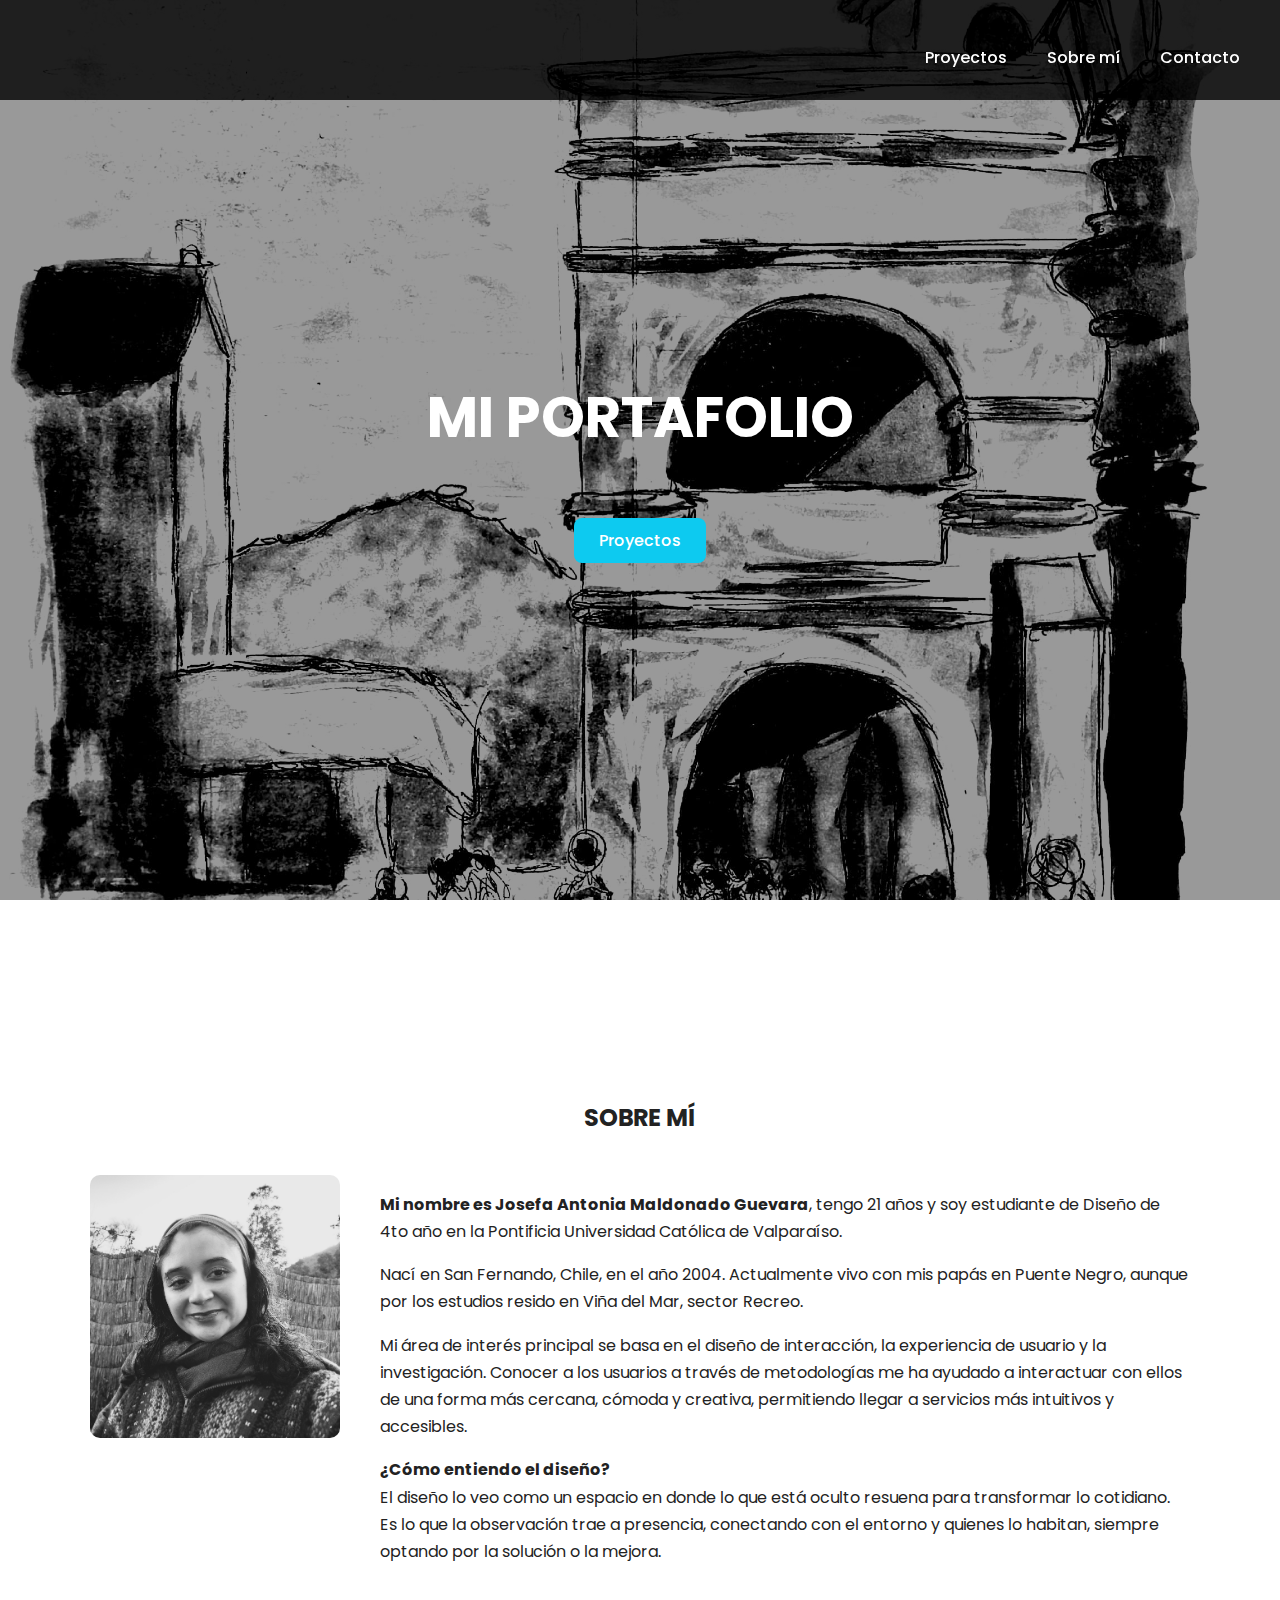
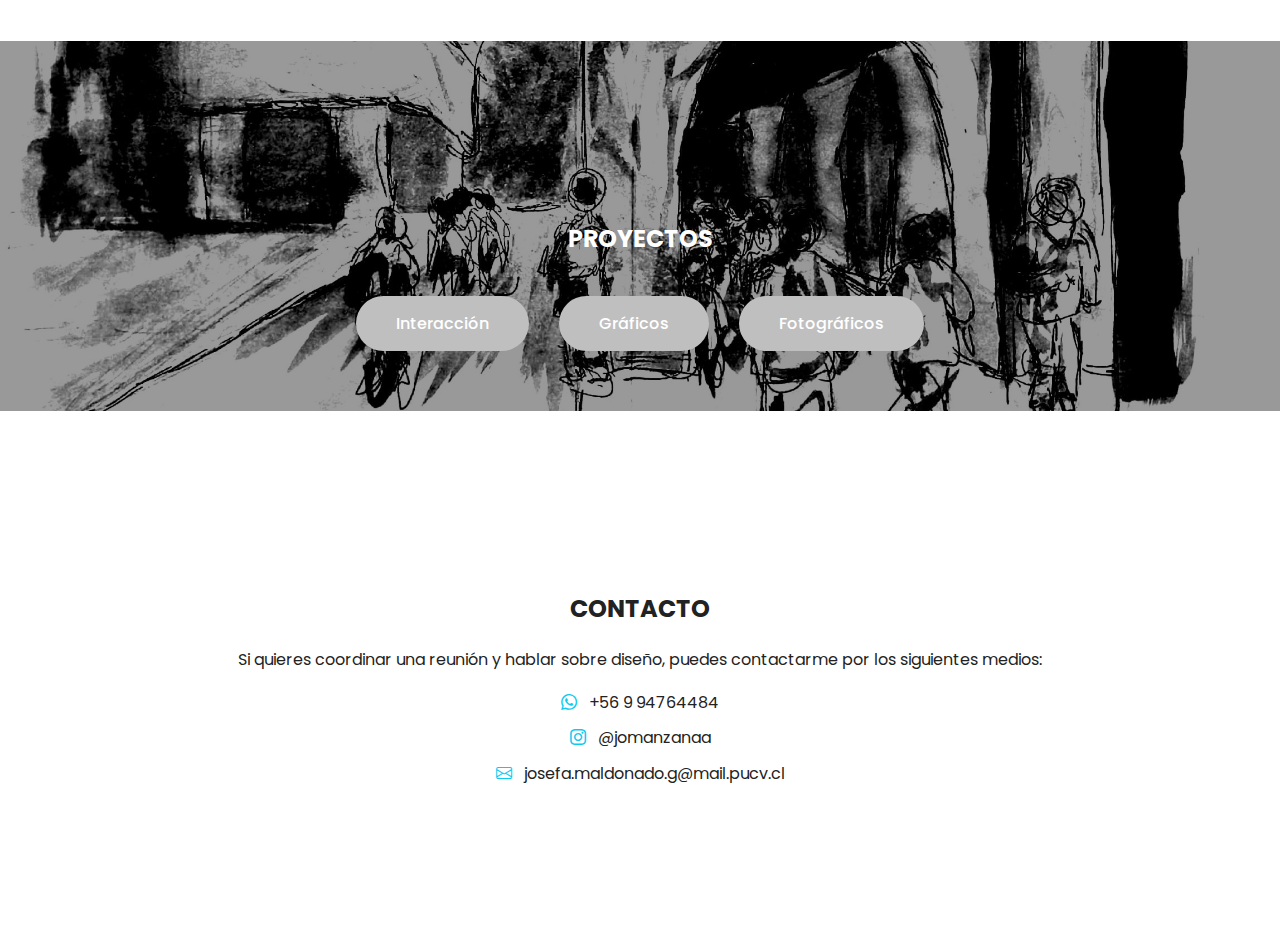
<file: PROYECTO FINAL/index.html>
<html>
<head>
  <meta charset="UTF-8">
  <meta name="viewport" content="width=device-width, initial-scale=1.0">
  <title>Portafolio — Josefa Maldonado</title>
  <link href="https://cdn.jsdelivr.net/npm/bootstrap-icons@1.11.1/font/bootstrap-icons.css" rel="stylesheet">
  <link href="https://fonts.googleapis.com/css2?family=Poppins:wght@300;400;500;700&display=swap" rel="stylesheet">
  <link rel="stylesheet" href="style.css">
</head>  
 <header>
    <nav class="navbar">
      <ul>
        <li><a href="#proyectos">Proyectos</a></li>
        <li><a href="#sobre-mi">Sobre mí</a></li>
        <li><a href="#contacto">Contacto</a></li>
      </ul>
    </nav>
  </header>
  <section id="hero">  
    <div class="hero-content">
      <h1>MI PORTAFOLIO</h1>
      <a href="#proyectos" class="btn-principal">Proyectos</a>
    </div>
  </section>
  <section id="sobre-mi">
    <div class="container">
      <h2>SOBRE MÍ</h2>
      <div class="sobre-mi-content">
        <img src="Foto figma.jpg" alt="Foto figma.jpg">
  <div class="texto">
          <p><strong>Mi nombre es Josefa Antonia Maldonado Guevara</strong>, tengo 21 años y soy estudiante de Diseño de 4to año en la Pontificia Universidad Católica de Valparaíso.</p>
          <p>Nací en San Fernando, Chile, en el año 2004. Actualmente vivo con mis papás en Puente Negro, aunque por los estudios resido en Viña del Mar, sector Recreo.</p>
          <p>Mi área de interés principal se basa en el diseño de interacción, la experiencia de usuario y la investigación. Conocer a los usuarios a través de metodologías me ha ayudado a interactuar con ellos de una forma más cercana, cómoda y creativa, permitiendo llegar a servicios más intuitivos y accesibles.</p>
          <p><strong>¿Cómo entiendo el diseño?</strong><br>
          El diseño lo veo como un espacio en donde lo que está oculto resuena para transformar lo cotidiano. Es lo que la observación trae a presencia, conectando con el entorno y quienes lo habitan, siempre optando por la solución o la mejora.</p>
        </div>
      </div>
    </div>
  </section>
   <section id="proyectos">
    <div class="container text-center">
     <h2 class="titulo-proyectos">PROYECTOS</h2>
      <div class="proyectos-grid">
        <a href="index4.html" class="proyecto">Interacción</a>
        <a href="index2.html" class="proyecto">Gráficos</a>
        <a href="index3.html" class="proyecto">Fotográficos</a>
      </div>
    </div>
  </section>
  <section id="contacto">
    <div class="container text-center">
      <h2>CONTACTO</h2>
      <p>Si quieres coordinar una reunión y hablar sobre diseño, puedes contactarme por los siguientes medios:</p>
      <div class="contacto-info">
        <p><i class="bi bi-whatsapp"></i> +56 9 94764484</p>
        <p><i class="bi bi-instagram"></i> @jomanzanaa</p>
        <p><i class="bi bi-envelope"></i> josefa.maldonado.g@mail.pucv.cl</p>
      </div>
    </div>
  </section>
  </body>
</html>
</file>
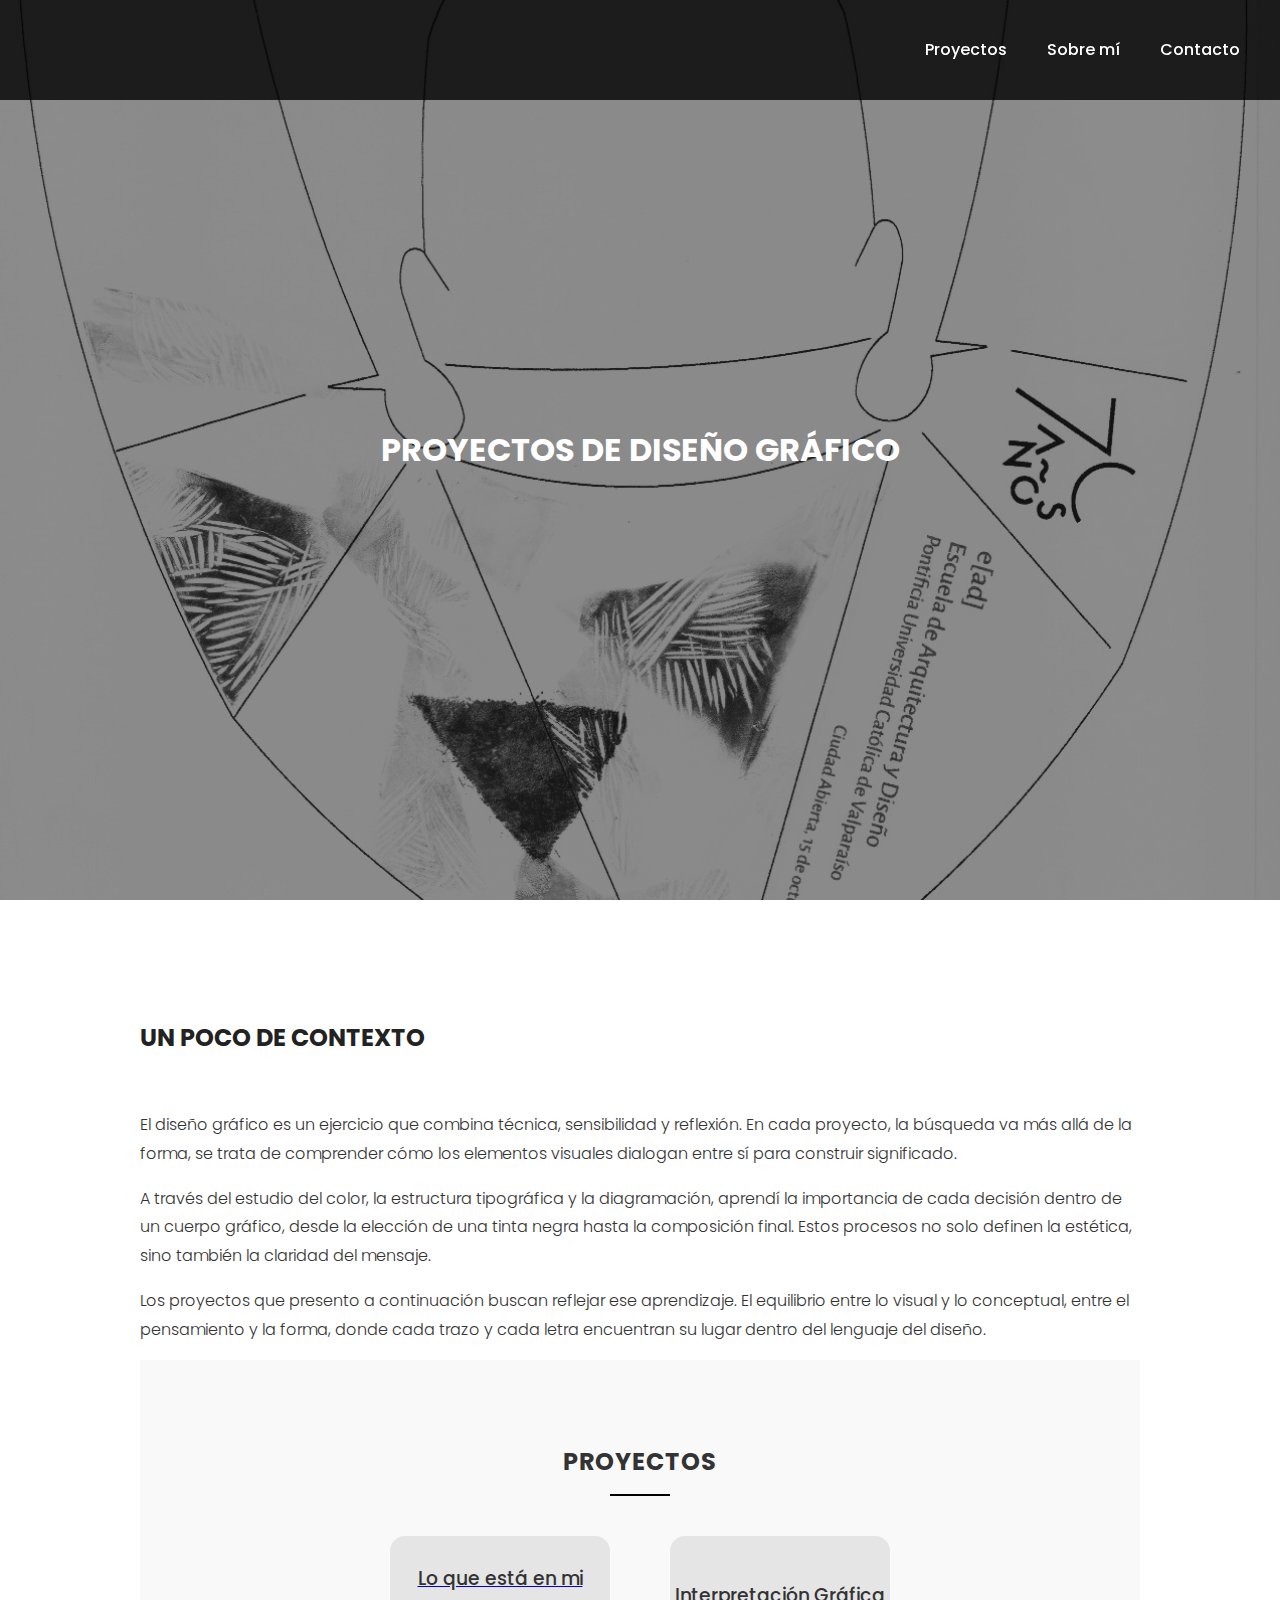
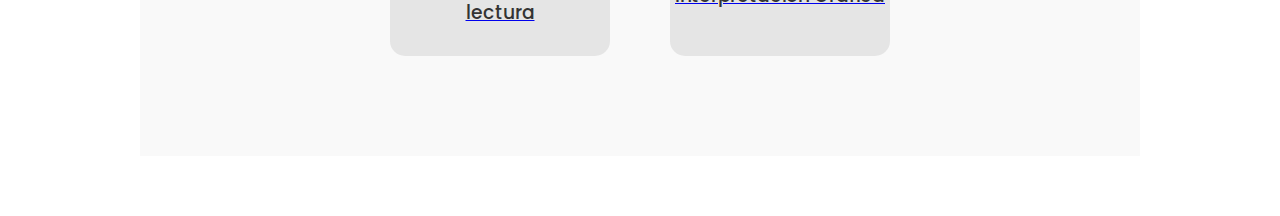
<file: PROYECTO FINAL/index2.html>
<html>
<head>
  <meta charset="UTF-8">
  <meta name="viewport" content="width=device-width, initial-scale=1.0">
  <title>Proyecto de diseño gráfico— Josefa Maldonado</title>
  <link href="https://cdn.jsdelivr.net/npm/bootstrap-icons@1.11.1/font/bootstrap-icons.css" rel="stylesheet">
  <link href="https://fonts.googleapis.com/css2?family=Poppins:wght@300;400;500;700&display=swap" rel="stylesheet">
  <link rel="stylesheet" href="style3.css">
</head>  
 <header>
    <nav class="navbar">
      <ul>
        <li><a href="#proyectos">Proyectos</a></li>
        <li><a href="index.html">Sobre mí</a></li>
        <li><a href="index.html">Contacto</a></li>
      </ul>
    </nav>
  </header>
   <section id="hero" class="hero-PDG">
  <div class="hero-content">
    <h1>PROYECTOS DE DISEÑO GRÁFICO</h1>
  </div>
</section>
    <div class="container">
      <h2>UN POCO DE CONTEXTO</h2>
      <section class="descripcion">
    <p>El diseño gráfico es un ejercicio que combina técnica, sensibilidad y reflexión. En cada proyecto, la búsqueda va más allá de la forma, se trata de comprender cómo los elementos visuales dialogan entre sí para construir significado.</p>
    <p>A través del estudio del color, la estructura tipográfica y la diagramación, aprendí la importancia de cada decisión dentro de un cuerpo gráfico, desde la elección de una tinta negra hasta la composición final. Estos procesos no solo definen la estética, sino también la claridad del mensaje.
</p>
<p>Los proyectos que presento a continuación buscan reflejar ese aprendizaje. El equilibrio entre lo visual y lo conceptual, entre el pensamiento y la forma, donde cada trazo y cada letra encuentran su lugar dentro del lenguaje del diseño.</p>
<section class="proyectos" id="proyectos">

    <h2>PROYECTOS</h2>
  <div class="linea"></div>
  <div class="contenedor-proyectos">
    <a href="milec.html" class="tarjeta">
      <h3>Lo que está en mi lectura</h3>
    </a>
    <a href="interpre.html" class="tarjeta">
      <h3>Interpretación Gráfica</h3>
    </a>
  </div>
</section>
</file>
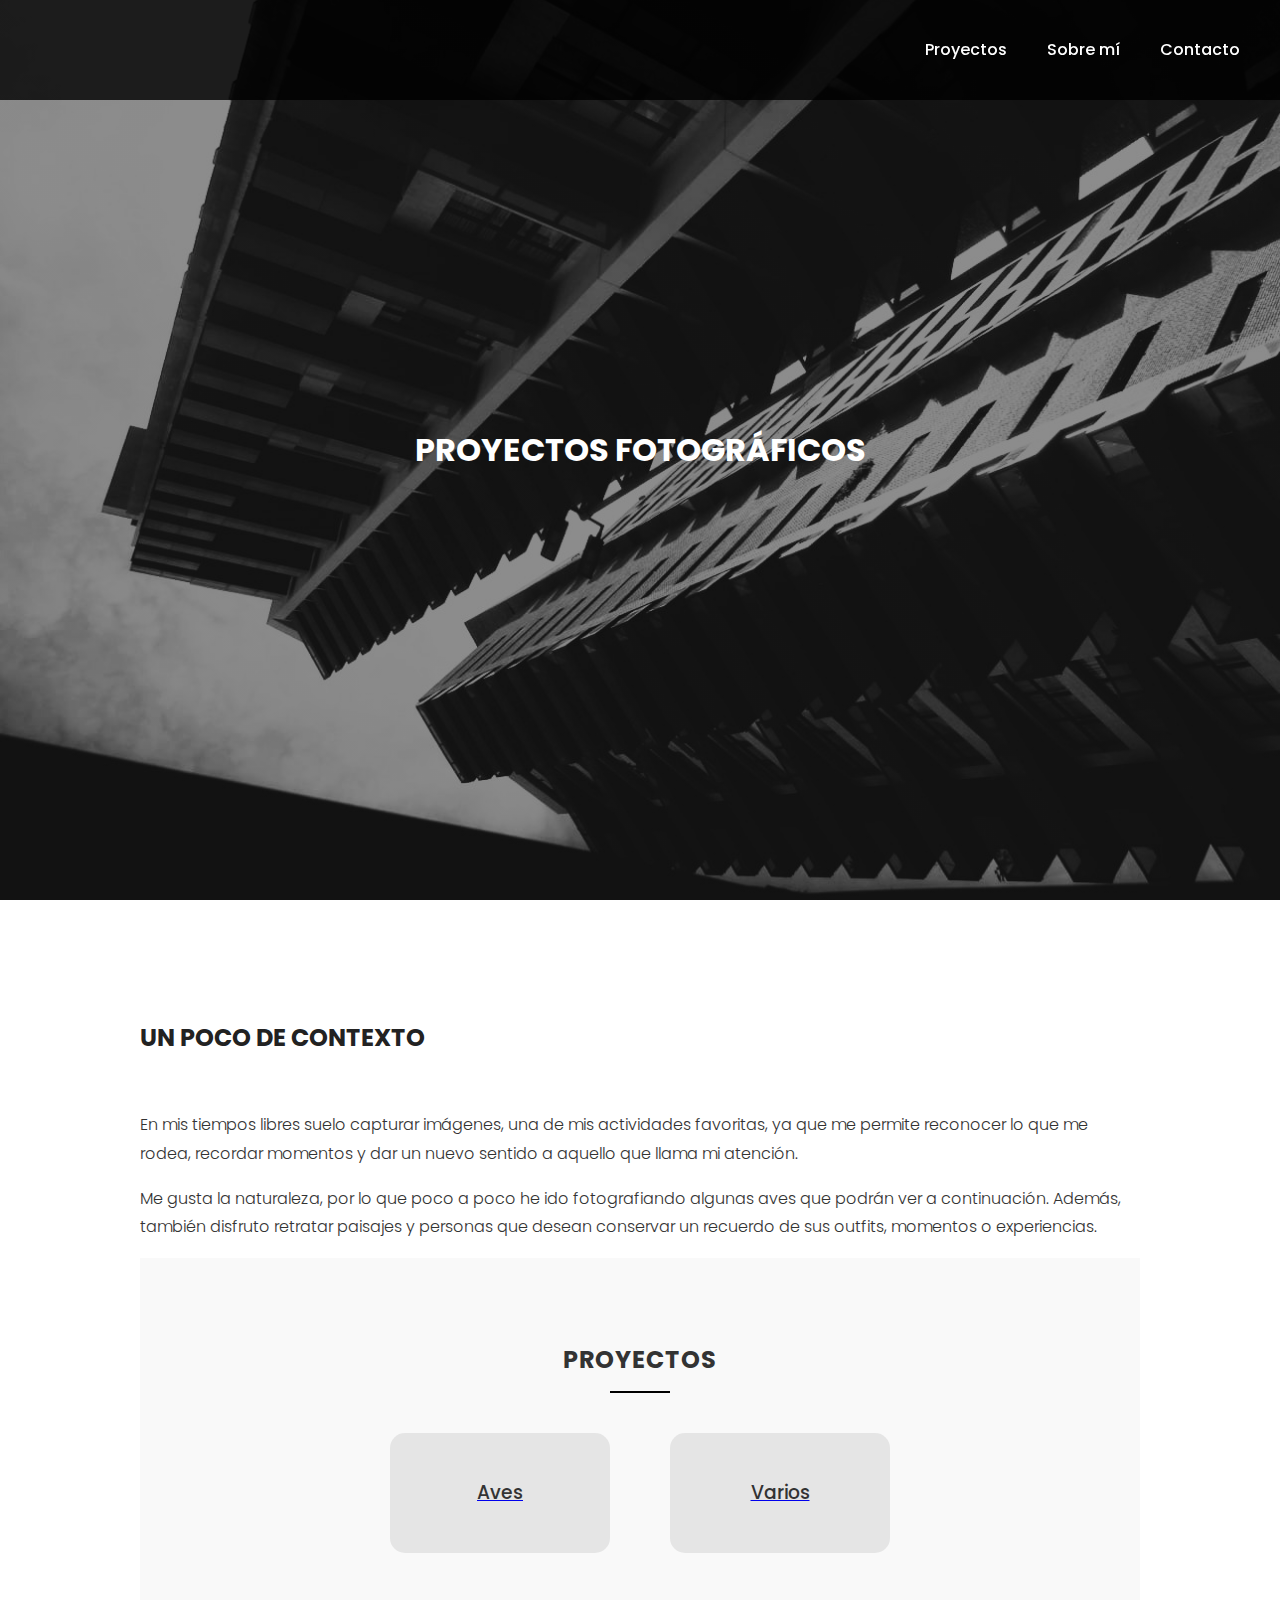
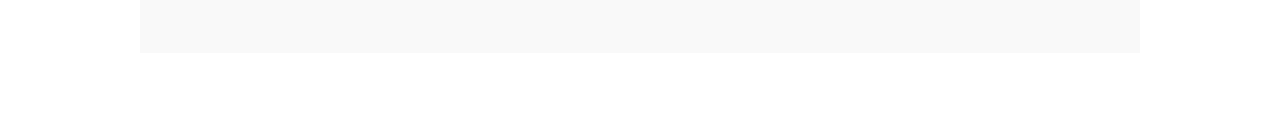
<file: PROYECTO FINAL/index3.html>
<html>
<head>
  <meta charset="UTF-8">
  <meta name="viewport" content="width=device-width, initial-scale=1.0">
  <title>Proyecto fotográfico— Josefa Maldonado</title>
  <link href="https://cdn.jsdelivr.net/npm/bootstrap-icons@1.11.1/font/bootstrap-icons.css" rel="stylesheet">
  <link href="https://fonts.googleapis.com/css2?family=Poppins:wght@300;400;500;700&display=swap" rel="stylesheet">
  <link rel="stylesheet" href="style4.css">
</head>  
 <header>
    <nav class="navbar">
      <ul>
        <li><a href="#proyectos">Proyectos</a></li>
        <li><a href="index.html">Sobre mí</a></li>
        <li><a href="index.html">Contacto</a></li>
      </ul>
    </nav>
  </header>
   <section id="hero" class="hero-PF">
  <div class="hero-content">
    <h1>PROYECTOS FOTOGRÁFICOS</h1>
  </div>
</section>
    <div class="container">
      <h2>UN POCO DE CONTEXTO</h2>
      <section class="descripcion">
    <p>En mis tiempos libres suelo capturar imágenes, una de mis actividades favoritas, ya que me permite reconocer lo que me rodea, recordar momentos y dar un nuevo sentido a aquello que llama mi atención.</p>
    <p>Me gusta la naturaleza, por lo que poco a poco he ido fotografiando algunas aves que podrán ver a continuación. Además, también disfruto retratar paisajes y personas que desean conservar un recuerdo de sus outfits, momentos o experiencias.
</p>
<section class="proyectos" id="proyectos">
  <h2>PROYECTOS</h2>
  <div class="linea"></div>

  <div class="contenedor-proyectos">
    <a href="aves.html" class="tarjeta">
      <h3>Aves</h3>
    </a>
    <a href="paisajes.html" class="tarjeta">
      <h3>Varios</h3>
    </a>
  </div>
</section>
</file>
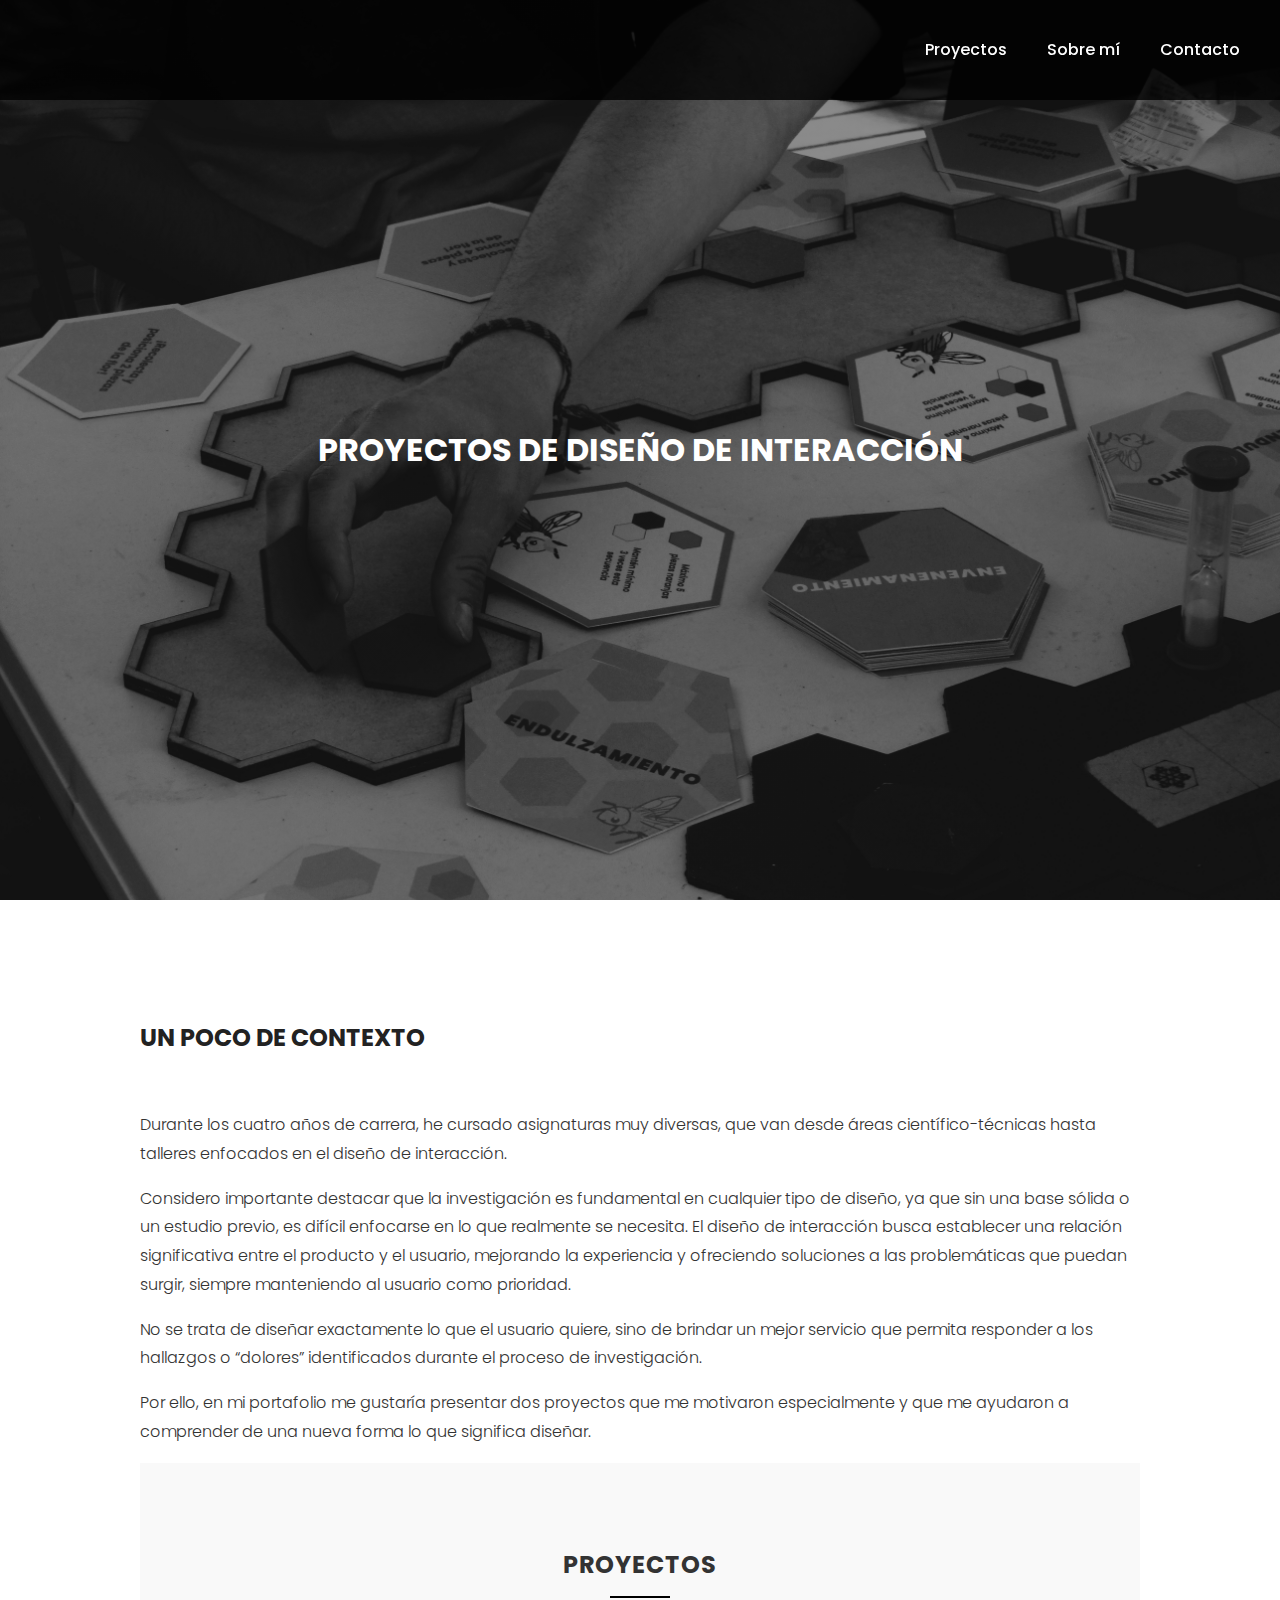
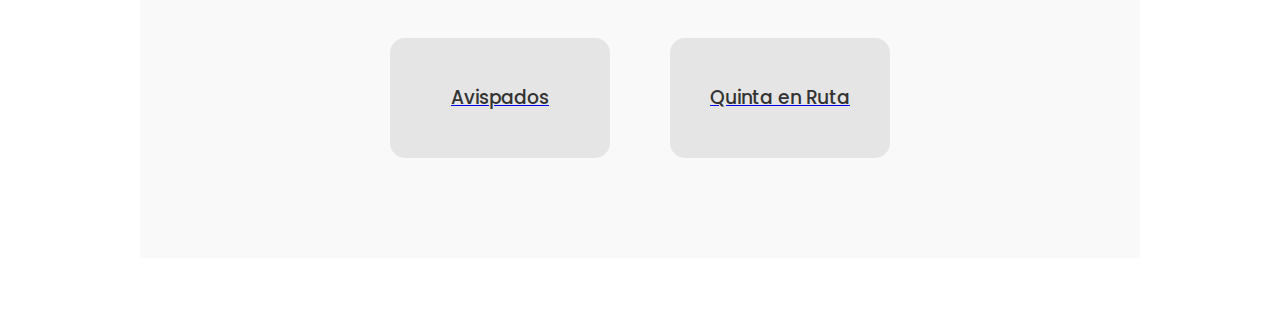
<file: PROYECTO FINAL/index4.html>
<html>
<head>
  <meta charset="UTF-8">
  <meta name="viewport" content="width=device-width, initial-scale=1.0">
  <title>Proyecto de diseño de interacción— Josefa Maldonado</title>
  <link href="https://cdn.jsdelivr.net/npm/bootstrap-icons@1.11.1/font/bootstrap-icons.css" rel="stylesheet">
  <link href="https://fonts.googleapis.com/css2?family=Poppins:wght@300;400;500;700&display=swap" rel="stylesheet">
  <link rel="stylesheet" href="style2.css">
</head>  
 <header>
    <nav class="navbar">
      <ul>
        <li><a href="#proyectos">Proyectos</a></li>
        <li><a href="index.html">Sobre mí</a></li>
        <li><a href="index.html">Contacto</a></li>
      </ul>
    </nav>
  </header>
  <section id="hero" class="hero-PDI">
  <div class="hero-content">
    <h1>PROYECTOS DE DISEÑO DE INTERACCIÓN</h1>
  </div>
</section>
    <div class="container">
      <h2>UN POCO DE CONTEXTO</h2>
      <section class="descripcion">
    <p>Durante los cuatro años de carrera, he cursado asignaturas muy diversas, que van desde áreas científico-técnicas hasta talleres enfocados en el diseño de interacción.</p>
    <p>Considero importante destacar que la investigación es fundamental en cualquier tipo de diseño, ya que sin una base sólida o un estudio previo, es difícil enfocarse en lo que realmente se necesita. El diseño de interacción busca establecer una relación significativa entre el producto y el usuario, mejorando la experiencia y ofreciendo soluciones a las problemáticas que puedan surgir, siempre manteniendo al usuario como prioridad.
</p>
<p>No se trata de diseñar exactamente lo que el usuario quiere, sino de brindar un mejor servicio que permita responder a los hallazgos o “dolores” identificados durante el proceso de investigación.</p>
<p>Por ello, en mi portafolio me gustaría presentar dos proyectos que me motivaron especialmente y que me ayudaron a comprender de una nueva forma lo que significa diseñar.</p>
<section class="proyectos" id="proyectos">
    
   <h2>PROYECTOS</h2>
 <div class="linea"></div>
 <div class="contenedor-proyectos">
  <a href="avispa.html" class="tarjeta">
      <h3>Avispados</h3>
  </a>
  <a href="quinta.html" class="tarjeta">
      <h3>Quinta en Ruta</h3>
  </a>
    </div>
  </section>
</body>
</html>
</file>
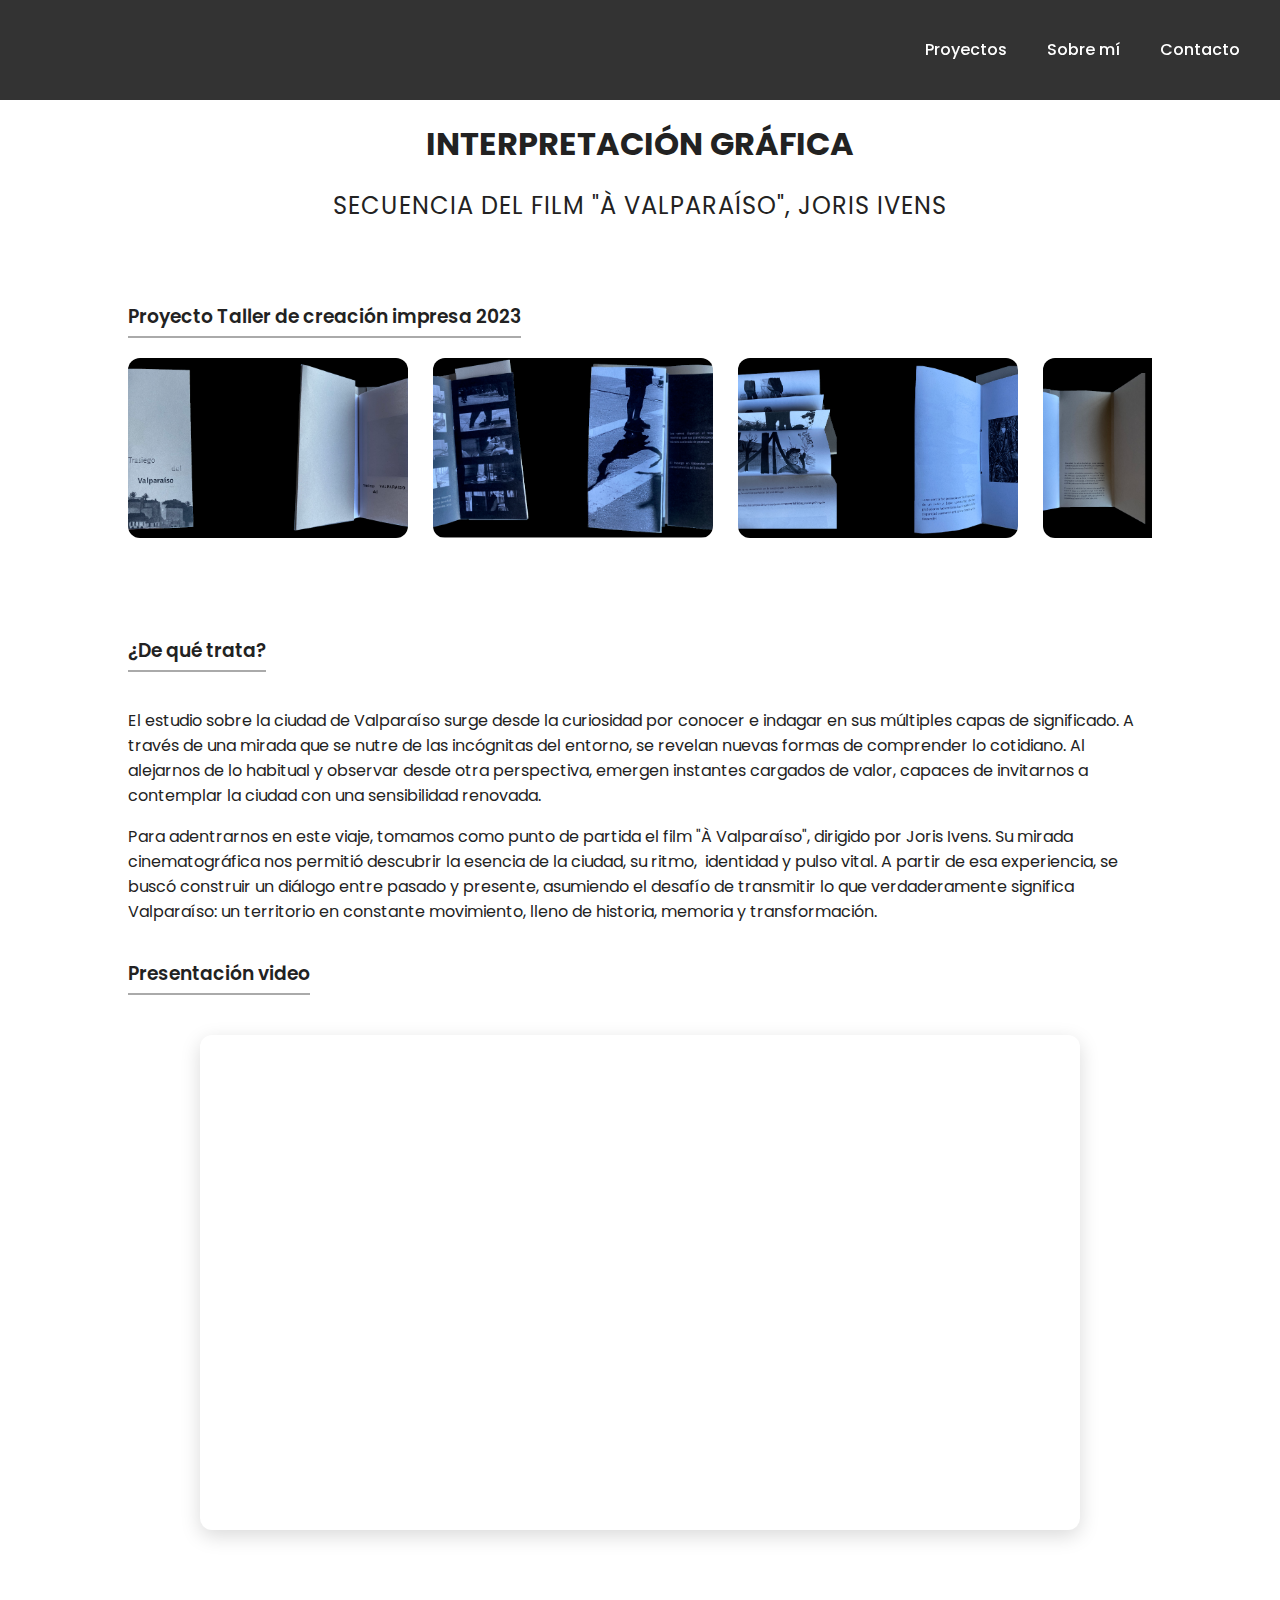
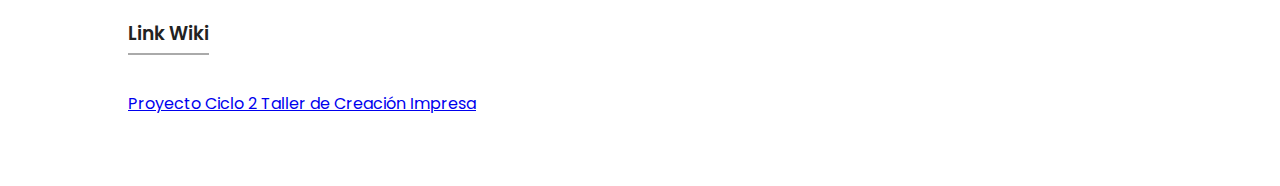
<file: PROYECTO FINAL/interpre.html>
<html lang="es">
<head>
  <meta charset="UTF-8">
  <meta name="viewport" content="width=device-width, initial-scale=1.0">
  <title>Interpretación gráfica — Josefa Maldonado</title>
  <link href="https://cdn.jsdelivr.net/npm/bootstrap-icons@1.11.1/font/bootstrap-icons.css" rel="stylesheet">
  <link href="https://fonts.googleapis.com/css2?family=Poppins:wght@300;400;600;700&display=swap" rel="stylesheet">
  <link rel="stylesheet" href="style7.css">
</head>
<body>
  <header>
    <nav class="navbar">
      <ul>
        <li><a href="index.html">Proyectos</a></li>
        <li><a href="index.html">Sobre mí</a></li>
        <li><a href="index.html">Contacto</a></li>
      </ul>
    </nav>
  </header>
  <main class="galeria">
    <h1>INTERPRETACIÓN GRÁFICA</h1>
    <h2>SECUENCIA DEL FILM "À VALPARAÍSO", JORIS IVENS</h2>
    <section class="categoria scroll-horizontal">
      <h3>Proyecto Taller de creación impresa 2023</h3>
      <div class="imagenes">
        <img src="tci2023.png" alt="Proyecto Taller de creación impresa 2023">
        <img src="tci20232.png" alt="Proyecto Taller de creación impresa 2023">
        <img src="tci20233.png" alt="Proyecto Taller de creación impresa 2023">
        <img src="tci20234.png" alt="Proyecto Taller de creación impresa 2023">
      </div>
    </section>
    <section class="categoria">
      <h3>¿De qué trata?</h3>
      <p>El estudio sobre la ciudad de Valparaíso surge desde la curiosidad por conocer e indagar en sus múltiples capas de significado. A través de una mirada que se nutre de las incógnitas del entorno, se revelan nuevas formas de comprender lo cotidiano. Al alejarnos de lo habitual y observar desde otra perspectiva, emergen instantes cargados de valor, capaces de invitarnos a contemplar la ciudad con una sensibilidad renovada.</p>
      <p>Para adentrarnos en este viaje, tomamos como punto de partida el film "À Valparaíso", dirigido por Joris Ivens. Su mirada cinematográfica nos permitió descubrir la esencia de la ciudad, su ritmo,  identidad y pulso vital. A partir de esa experiencia, se buscó construir un diálogo entre pasado y presente, asumiendo el desafío de transmitir lo que verdaderamente significa Valparaíso: un territorio en constante movimiento, lleno de historia, memoria y transformación.</p>
    <section class="categoria">
      <h3>Presentación video</h3>
  <div class="video-wrapper">
    <div class="video-responsive">
      <iframe
       src="https://www.youtube.com/embed/FgoQR1CghXw?rel=0&showinfo=0"
        title="Presentación — À Valparaíso"
        frameborder="0"
        allow="accelerometer; autoplay; clipboard-write; encrypted-media; gyroscope; picture-in-picture"
        allowfullscreen
        loading="lazy">
      </iframe>
    </div>
  </div>
</section>
  <section class="categoria">
      <h3>Link Wiki</h3>
  <p><a href="https://wiki.ead.pucv.cl/C2:_TCI_2023_Maldonado_Josefa_-_Interpretaci%C3%B3n_gr%C3%A1fica_de_una_secuencia_del_film_%22%C3%80_Valpara%C3%ADso%22_de_Joris_Ivens">Proyecto Ciclo 2 Taller de Creación Impresa</a><p></p>     
</section>
    </section>
  </main>
  <div id="modal" class="modal">
    <span class="cerrar">&times;</span>
    <img class="modal-contenido" id="imagenAmpliada">
  </div>
  <script>
    const modal = document.getElementById("modal");
    const modalImg = document.getElementById("imagenAmpliada");
    const cerrar = document.querySelector(".cerrar");
    document.querySelectorAll(".imagenes img").forEach(img => {
      img.addEventListener("click", () => {
        modal.style.display = "flex";
        modalImg.src = img.src;
      });
    });
    cerrar.addEventListener("click", () => {
      modal.style.display = "none";
    });
    modal.addEventListener("click", (e) => {
      if (e.target === modal) modal.style.display = "none";
    });
  </script>
</body>
</html>
</file>
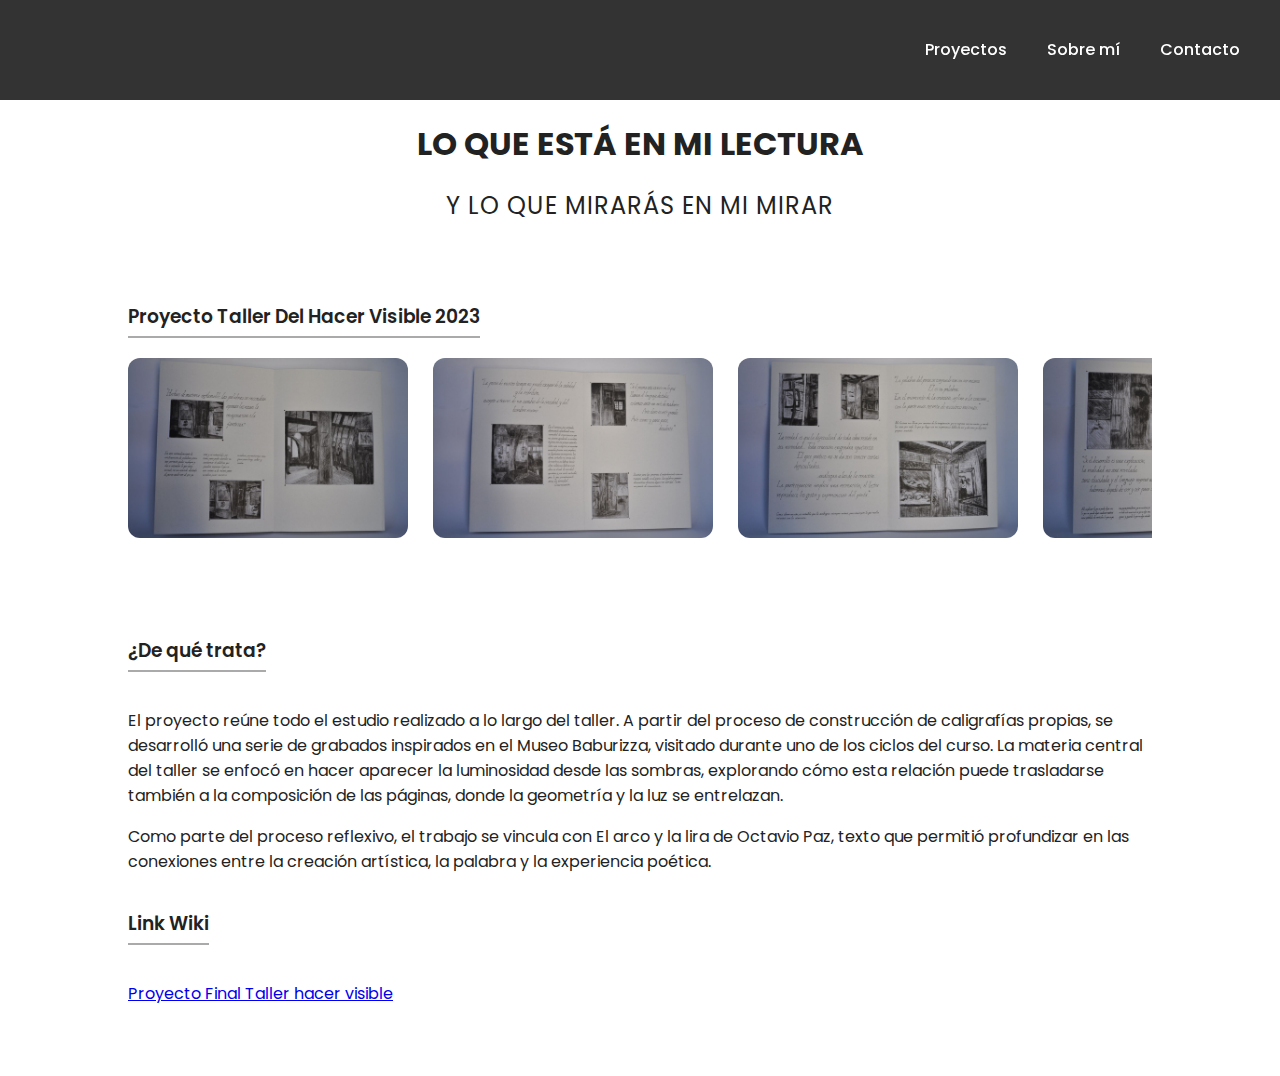
<file: PROYECTO FINAL/milec.html>
<html lang="es">
<head>
  <meta charset="UTF-8">
  <meta name="viewport" content="width=device-width, initial-scale=1.0">
  <title>Lo que está en mi lectura — Josefa Maldonado</title>
  <link href="https://cdn.jsdelivr.net/npm/bootstrap-icons@1.11.1/font/bootstrap-icons.css" rel="stylesheet">
  <link href="https://fonts.googleapis.com/css2?family=Poppins:wght@300;400;600;700&display=swap" rel="stylesheet">
  <link rel="stylesheet" href="style7.css">
</head>
<body>
  <header>
    <nav class="navbar">
      <ul>
        <li><a href="index.html">Proyectos</a></li>
        <li><a href="#sobre-mi">Sobre mí</a></li>
        <li><a href="#contacto">Contacto</a></li>
      </ul>
    </nav>
  </header>
  <main class="galeria">
    <h1>LO QUE ESTÁ EN MI LECTURA</h1>
    <h2>Y LO QUE MIRARÁS EN MI MIRAR</h2>
    <section class="categoria scroll-horizontal">
      <h3>Proyecto Taller Del Hacer Visible 2023</h3>
      <div class="imagenes">
        <img src="thv1.jpg" alt="Proyecto Taller Del Hacer Visible 2023">
        <img src="thv2.jpg" alt="Proyecto Taller Del Hacer Visible 2023">
        <img src="thv3.jpg" alt="Proyecto Taller Del Hacer Visible 2023">
        <img src="thv4.jpg" alt="Proyecto Taller Del Hacer Visible 2023">
      </div>
    </section>
    <section class="categoria">
      <h3>¿De qué trata?</h3>
      <p>El proyecto reúne todo el estudio realizado a lo largo del taller. A partir del proceso de construcción de caligrafías propias, se desarrolló una serie de grabados inspirados en el Museo Baburizza, visitado durante uno de los ciclos del curso. La materia central del taller se enfocó en hacer aparecer la luminosidad desde las sombras, explorando cómo esta relación puede trasladarse también a la composición de las páginas, donde la geometría y la luz se entrelazan.</p>
      <p>Como parte del proceso reflexivo, el trabajo se vincula con El arco y la lira de Octavio Paz, texto que permitió profundizar en las conexiones entre la creación artística, la palabra y la experiencia poética.</p>
    <section class="categoria">
    <h3>Link Wiki</h3>
    <p><a href="https://wiki.ead.pucv.cl/Taller_del_Hacer_Visible_2023_-_Proyecto_final_/_Josefa_Maldonado">Proyecto Final Taller hacer visible</a><p></p>
    </section>
  </main>
  <div id="modal" class="modal">
    <span class="cerrar">&times;</span>
    <img class="modal-contenido" id="imagenAmpliada">
  </div>
  <script>
    const modal = document.getElementById("modal");
    const modalImg = document.getElementById("imagenAmpliada");
    const cerrar = document.querySelector(".cerrar");
    document.querySelectorAll(".imagenes img").forEach(img => {
      img.addEventListener("click", () => {
        modal.style.display = "flex";
        modalImg.src = img.src;
      });
    });
    cerrar.addEventListener("click", () => {
      modal.style.display = "none";
    });
    modal.addEventListener("click", (e) => {
      if (e.target === modal) modal.style.display = "none";
    });
  </script>
</body>
</html>
</file>
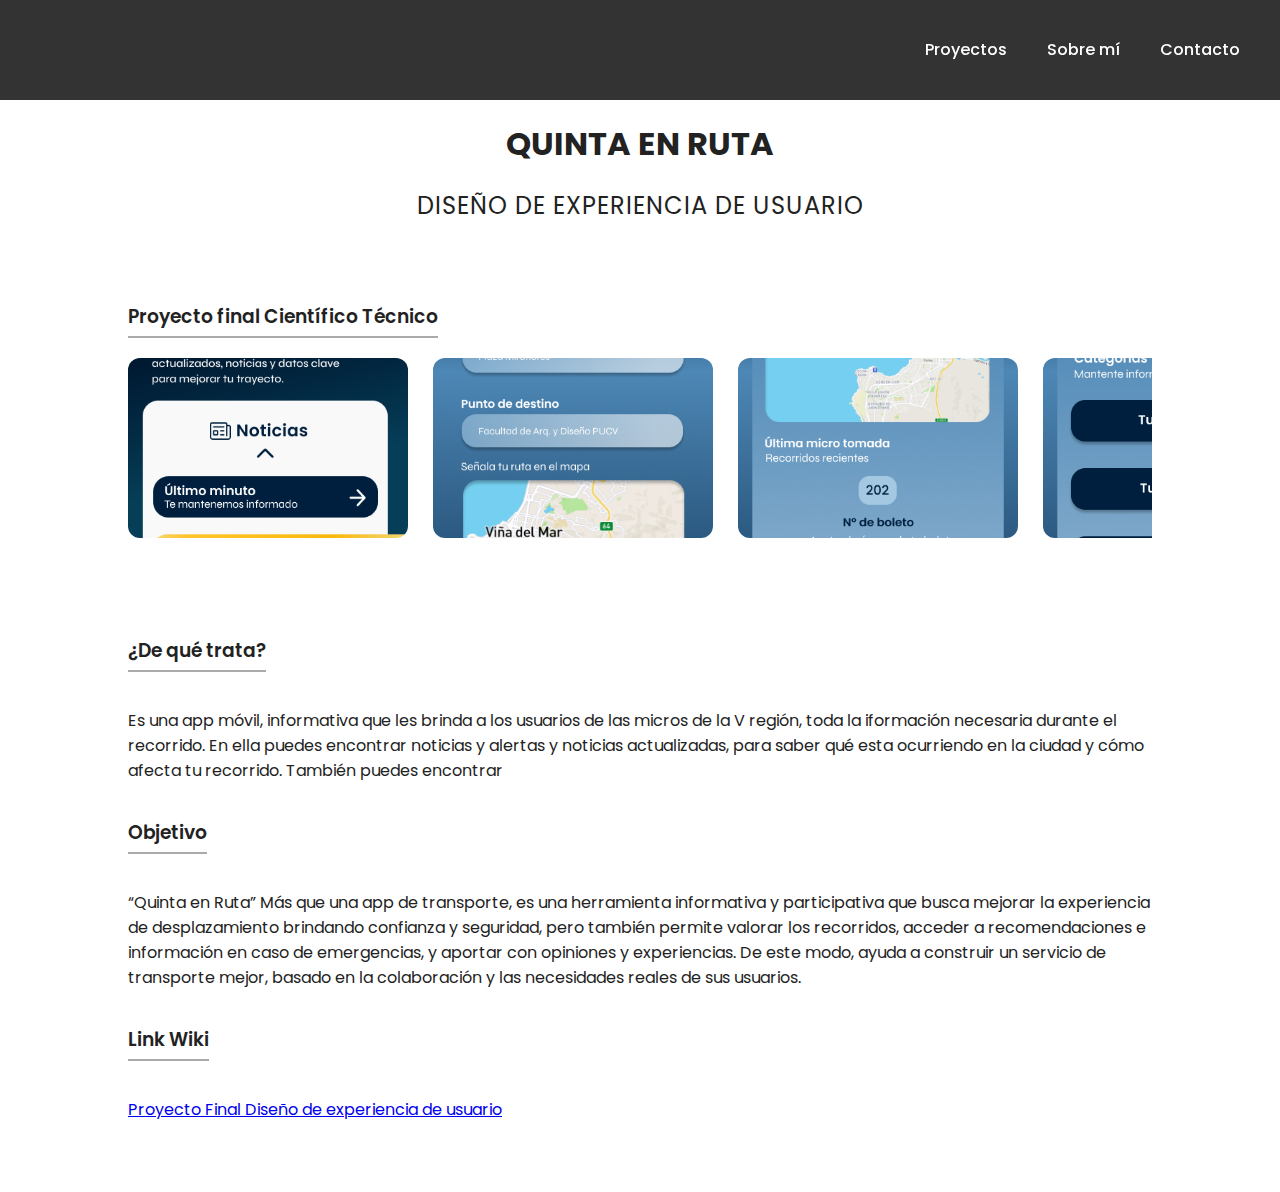
<file: PROYECTO FINAL/quinta.html>
<html lang="es">
<head>
  <meta charset="UTF-8">
  <meta name="viewport" content="width=device-width, initial-scale=1.0">
  <title>Quinta en ruta — Josefa Maldonado</title>
  <link href="https://cdn.jsdelivr.net/npm/bootstrap-icons@1.11.1/font/bootstrap-icons.css" rel="stylesheet">
  <link href="https://fonts.googleapis.com/css2?family=Poppins:wght@300;400;600;700&display=swap" rel="stylesheet">
  <link rel="stylesheet" href="style7.css">
</head>
<body>
  <header>
    <nav class="navbar">
      <ul>
        <li><a href="index.html">Proyectos</a></li>
        <li><a href="index.html">Sobre mí</a></li>
        <li><a href="index.html">Contacto</a></li>
      </ul>
    </nav>
  </header>
  <main class="galeria">
    <h1>QUINTA EN RUTA</h1>
    <h2>DISEÑO DE EXPERIENCIA DE USUARIO</h2>
    <section class="categoria scroll-horizontal">
      <h3>Proyecto final Científico Técnico</h3>
      <div class="imagenes">
        <img src="Inicio App.png" alt="Proyecto final Científico Técnico">
        <img src="Haz tu recorrido.jpg" alt="Proyecto final Científico Técnico">
        <img src="VALORACIONES 1.png" alt="Proyecto final Científico Técnico">
        <img src="GUÍA PASAJERO.png" alt="Proyecto final Científico Técnico">
      </div>
    </section>
    <section class="categoria">
      <h3>¿De qué trata?</h3>
      <p>Es una app móvil, informativa que les brinda a los usuarios de las micros de la V región, toda la iformación necesaria durante el recorrido. En ella puedes encontrar noticias y alertas y noticias actualizadas, para saber qué esta ocurriendo en la ciudad y cómo afecta tu recorrido. También puedes encontrar</p>
     <section class="categoria">
        <section class="categoria">
      <h3>Objetivo</h3>
      <p>“Quinta en Ruta” Más que una app de transporte, es una herramienta informativa y participativa que busca mejorar la experiencia de desplazamiento brindando confianza y seguridad, pero también permite valorar los recorridos, acceder a recomendaciones e información en caso de emergencias, y aportar con opiniones y experiencias. De este modo, ayuda a construir un servicio de transporte mejor, basado en la colaboración y las necesidades reales de sus usuarios.</p>
     <section class="categoria">
    <h3>Link Wiki</h3>
    <p><a href="https://wiki.ead.pucv.cl/Entrega_final_-_Aplicaci%C3%B3n_Quinta_en_Ruta">Proyecto Final Diseño de experiencia de usuario</a><p></p>
    </section>
  </main>
  <div id="modal" class="modal">
    <span class="cerrar">&times;</span>
    <img class="modal-contenido" id="imagenAmpliada">
  </div>
  <script>
    const modal = document.getElementById("modal");
    const modalImg = document.getElementById("imagenAmpliada");
    const cerrar = document.querySelector(".cerrar");
    document.querySelectorAll(".imagenes img").forEach(img => {
      img.addEventListener("click", () => {
        modal.style.display = "flex";
        modalImg.src = img.src;
      });
    });
    cerrar.addEventListener("click", () => {
      modal.style.display = "none";
    });
    modal.addEventListener("click", (e) => {
      if (e.target === modal) modal.style.display = "none";
    });
  </script>
</body>
</html>
</file>
<file: PROYECTO FINAL/style.css>
html {
  scroll-behavior: smooth; 
}
body {
  font-family: 'Poppins', sans-serif;
  margin: 0;
  padding: 0;
  color: #222;
}
h1, h2 {
  font-weight: 700; 
}
.titulo-proyectos {
  color: #ffffff; 
}
p {
  font-weight: 400; 
  line-height: 1.7;
}
.container {
  max-width: 1100px;
  margin: auto;
  padding: 60px 20px;
}
header {
  background: rgba(0, 0, 0, 0.8);
  position: fixed;
  width: 100%;
  height: 100;
  top: 0;
  left: 0;
  z-index: 100;
}
.navbar {
  display: flex;
  justify-content: flex-end;
  padding: 15px 40px;
  margin-top: 30px;
}
.navbar ul {
  display: flex;
  list-style: none;
  margin: 0;
  gap: 40px;
}
.navbar a {
  color: #fff;
  text-decoration: none;
  font-weight: 500; 
  transition: color 0.3s;
}
.navbar a:hover {
  color: #0dcaf0;
}
#hero {
  background: 
    linear-gradient(rgba(0, 0, 0, 0.4), rgba(0, 0, 0, 0.4)),
    url('CamScanner\ 28-11-2023\ 03.25.jpg') center/cover no-repeat;
  height: 100vh;
  display: flex;
  align-items: center;
  justify-content: center;
  color: #fff;
  text-align: center;
  position: relative;
}
#hero h1,
#hero p,
#hero a {
  position: relative;
  z-index: 1; 
}
.hero-content h1 {
  font-size: 3.5rem;
  font-weight: 700; 
}
.btn-principal {
  display: inline-block;
  margin-top: 20px;
  padding: 10px 25px;
  background: #0dcaf0;
  color: #fff;
  font-weight: 500;
  border-radius: 8px;
  text-decoration: none;
  transition: background 0.3s;
}
.btn-principal:hover {
  background: #0bb2d4;
}
#sobre-mi {
  background: #fff;
  padding-top: 120px; 
}
#sobre-mi h2 {
  text-align: center;
  margin-bottom: 40px;
}
.sobre-mi-content {
  display: flex;
  flex-wrap: wrap;
  align-items: flex-start;
  gap: 40px;
}
#sobre-mi img {
  width: 250px;
  border-radius: 10px;
  object-fit: cover;
}
.texto {
  flex: 1;
  min-width: 300px;
}
#proyectos {
  background:  
  linear-gradient(rgba(0, 0, 0, 0.4), rgba(0, 0, 0, 0.4)),
    url('cam\ 2.jpg') center/cover no-repeat;
  text-align: center;
  padding-top: 100px;
}
.proyectos-grid {
  display: flex;
  justify-content: center;
  flex-wrap: wrap;
  gap: 30px;
  margin-top: 40px;
}
.proyecto {
  background: #bfbfbf;
  color: #fff;
  padding: 15px 40px;
  border-radius: 40px;
  font-weight: 500;
  text-decoration: none;
  transition: background 0.3s;
}
.proyecto:hover {
  background: #0dcaf0;
}
#contacto {
  background: #fff;
  text-align: center;
  padding-top: 100px;
  padding-bottom: 80px;
}
#contacto h2 {
  margin-bottom: 20px;
}
.contacto-info i {
  margin-right: 8px;
  color: #0dcaf0;
}
.contacto-info p {
  margin: 8px 0;
  font-weight: 400;
}
@media (max-width: 768px) {
  .hero-content h1 {
    font-size: 2.5rem;
  }
  .sobre-mi-content {
    flex-direction: column;
    align-items: center;
    text-align: center;
  }
  #sobre-mi img {
    width: 200px;
  }
}
</file>
<file: PROYECTO FINAL/style3.css>
html {
  scroll-behavior: smooth;
}
body {
  font-family: 'Poppins', sans-serif;
  margin: 0;
  padding: 0;
  color: #222;
  background-color: #fff;
}
h1, h2 {
  font-weight: 700;
}
header {
  position: fixed;
  top: 0;
  left: 0;
  width: 100%;
  height: 100; 
  background: rgba(0, 0, 0, 0.8); 
  display: flex;
  align-items: center; 
  justify-content: flex-end; 
  padding: 15px 40px; 
  z-index: 1000;
  box-sizing: border-box;
}
.navbar ul {
  list-style: none;
  display: flex;
  gap: 40px; 
  margin: 0;
  padding: 0;
}
.navbar li {
  margin: 0;
}
.navbar a {
  color: #fff;
  text-decoration: none;
  font-weight: 500;
  font-size: 16px;
  line-height: 70px;
  transition: color 0.3s ease;
}
.navbar a:hover {
  color: #0dcaf0; 
}
#hero {
  background: 
    linear-gradient(rgba(0, 0, 0, 0.4), rgba(0, 0, 0, 0.4)),
    url('P.\ D.\ G\ .jpg') center/cover no-repeat;
  height: 100vh;
  display: flex;
  align-items: center;
  justify-content: center;
  color: #fff;
  text-align: center;
  position: relative;
}
.container {
  max-width: 1000px;
  margin: 120px auto 0;
  padding: 0 20px;
  text-align: left;
}
.descripcion {
  padding: 20px 0 60px;
  line-height: 1.8;
  font-weight: 300;
  color: #333;
}
.proyectos {
  text-align: center;
  padding: 60px 0 100px;
  background-color: #f9f9f9;
}
.proyectos h2 {
  font-weight: 700;
  letter-spacing: 1px;
  margin-bottom: 10px;
}
.linea {
  width: 60px;
  height: 2px;
  background-color: black;
  margin: 0 auto 40px;
}
.contenedor-proyectos {
  display: flex;
  justify-content: center;
  gap: 60px;
  flex-wrap: wrap;
}
.tarjeta {
  background-color: #e5e5e5;
  width: 220px;
  height: 120px;
  border-radius: 15px;
  display: flex;
  justify-content: center;
  align-items: center;
  transition: all 0.3s ease;
}
.tarjeta:hover {
  background-color: #dcdcdc;
  transform: translateY(-5px);
}
.tarjeta h3 {
  font-weight: 500;
  color: #333;
}
</file>
<file: PROYECTO FINAL/style4.css>
html {
  scroll-behavior: smooth;
}
body {
  font-family: 'Poppins', sans-serif;
  margin: 0;
  padding: 0;
  color: #222;
  background-color: #fff;
}
h1, h2 {
  font-weight: 700;
}
header {
  position: fixed;
  top: 0;
  left: 0;
  width: 100%;
  height: 100; 
  background: rgba(0, 0, 0, 0.8); 
  display: flex;
  align-items: center; 
  justify-content: flex-end; 
  padding: 15px 40px; 
  z-index: 1000;
  box-sizing: border-box;
}
.navbar ul {
  list-style: none;
  display: flex;
  gap: 40px; 
  margin: 0;
  padding: 0;
}
.navbar li {
  margin: 0;
}
.navbar a {
  color: #fff;
  text-decoration: none;
  font-weight: 500;
  font-size: 16px;
  line-height: 70px;
  transition: color 0.3s ease;
}
.navbar a:hover {
  color: #0dcaf0; 
}
#hero {
  background: 
    linear-gradient(rgba(0, 0, 0, 0.4), rgba(0, 0, 0, 0.4)),
    url('P.\ F..jpg') center/cover no-repeat;
  height: 100vh;
  display: flex;
  align-items: center;
  justify-content: center;
  color: #fff;
  text-align: center;
  position: relative;
}
.container {
  max-width: 1000px;
  margin: 120px auto 0;
  padding: 0 20px;
  text-align: left;
}
.descripcion {
  padding: 20px 0 60px;
  line-height: 1.8;
  font-weight: 300;
  color: #333;
}
.proyectos {
  text-align: center;
  padding: 60px 0 100px;
  background-color: #f9f9f9;
}
.proyectos h2 {
  font-weight: 700;
  letter-spacing: 1px;
  margin-bottom: 10px;
}
.linea {
  width: 60px;
  height: 2px;
  background-color: black;
  margin: 0 auto 40px;
}
.contenedor-proyectos {
  display: flex;
  justify-content: center;
  gap: 60px;
  flex-wrap: wrap;
}
.tarjeta {
  background-color: #e5e5e5;
  width: 220px;
  height: 120px;
  border-radius: 15px;
  display: flex;
  justify-content: center;
  align-items: center;
  transition: all 0.3s ease;
}
.tarjeta:hover {
  background-color: #dcdcdc;
  transform: translateY(-5px);
}
.tarjeta h3 {
  font-weight: 500;
  color: #333;
}
</file>
<file: PROYECTO FINAL/style2.css>
html {
  scroll-behavior: smooth;
}
body {
  font-family: 'Poppins', sans-serif;
  margin: 0;
  padding: 0;
  color: #222;
  background-color: #fff;
}
h1, h2 {
  font-weight: 700;
}
header {
  position: fixed;
  top: 0;
  left: 0;
  width: 100%;
  height: 100; 
  background: rgba(0, 0, 0, 0.8); 
  display: flex;
  align-items: center; 
  justify-content: flex-end; 
  padding: 15px 40px; 
  z-index: 1000;
  box-sizing: border-box;
}
.navbar ul {
  list-style: none;
  display: flex;
  gap: 40px; 
  margin: 0;
  padding: 0;
}
.navbar li {
  margin: 0;
}
.navbar a {
  color: #fff;
  text-decoration: none;
  font-weight: 500;
  font-size: 16px;
  line-height: 70px;
  transition: color 0.3s ease;
}
.navbar a:hover {
  color: #0dcaf0; 
}
#hero {
  background: 
    linear-gradient(rgba(0, 0, 0, 0.4), rgba(0, 0, 0, 0.4)),
    url('P.\ D.\ I.JPG') center/cover no-repeat;
  height: 100vh;
  display: flex;
  align-items: center;
  justify-content: center;
  color: #fff;
  text-align: center;
  position: relative;
}
.container {
  max-width: 1000px;
  margin: 120px auto 0;
  padding: 0 20px;
  text-align: left;
}
.descripcion {
  padding: 20px 0 60px;
  line-height: 1.8;
  font-weight: 300;
  color: #333;
}
.proyectos {
  text-align: center;
  padding: 60px 0 100px;
  background-color: #f9f9f9;
}
.proyectos h2 {
  font-weight: 700;
  letter-spacing: 1px;
  margin-bottom: 10px;
}
.linea {
  width: 60px;
  height: 2px;
  background-color: black;
  margin: 0 auto 40px;
}
.contenedor-proyectos {
  display: flex;
  justify-content: center;
  gap: 60px;
  flex-wrap: wrap;
}
.tarjeta {
  background-color: #e5e5e5;
  width: 220px;
  height: 120px;
  border-radius: 15px;
  display: flex;
  justify-content: center;
  align-items: center;
  transition: all 0.3s ease;
}
.tarjeta:hover {
  background-color: #dcdcdc;
  transform: translateY(-5px);
}
.tarjeta h3 {
  font-weight: 500;
  color: #333;
}
</file>
<file: PROYECTO FINAL/style7.css>
html {
  scroll-behavior: smooth;
}
body {
  font-family: 'Poppins', sans-serif;
  margin: 0;
  padding: 0;
  color: #222;
  background-color: #fff;
}
h1, h2 {
  font-weight: 700;
}
header {
  position: fixed;
  top: 0;
  left: 0;
  width: 100%;
  height: 100; 
  background: rgba(0, 0, 0, 0.8); 
  display: flex;
  align-items: center; 
  justify-content: flex-end; 
  padding: 15px 40px; 
  z-index: 1000;
  box-sizing: border-box;
}
.navbar ul {
  list-style: none;
  display: flex;
  gap: 40px; 
  margin: 0;
  padding: 0;
}
.navbar li {
  margin: 0;
}
.navbar a {
  color: #fff;
  text-decoration: none;
  font-weight: 500;
  font-size: 16px;
  line-height: 70px;
  transition: color 0.3s ease;
}
.navbar a:hover {
  color: #0dcaf0; 
}
#hero {
  background: 
    linear-gradient(rgba(0, 0, 0, 0.4), rgba(0, 0, 0, 0.4)),
    url('P.\ F..jpg') center/cover no-repeat;
  height: 100vh;
  display: flex;
  align-items: center;
  justify-content: center;
  color: #fff;
  text-align: center;
  position: relative;
}
.container {
  max-width: 1000px;
  margin: 120px auto 0;
  padding: 0 20px;
  text-align: left;
}
.descripcion {
  padding: 20px 0 60px;
  line-height: 1.8;
  font-weight: 300;
  color: #333;
}
.proyectos {
  text-align: center;
  padding: 60px 0 100px;
  background-color: #f9f9f9;
}
.proyectos h2 {
  font-weight: 700;
  letter-spacing: 1px;
  margin-bottom: 10px;
}
.linea {
  width: 60px;
  height: 2px;
  background-color: black;
  margin: 0 auto 40px;
}
.contenedor-proyectos {
  display: flex;
  justify-content: center;
  gap: 60px;
  flex-wrap: wrap;
}
.tarjeta {
  background-color: #e5e5e5;
  width: 220px;
  height: 120px;
  border-radius: 15px;
  display: flex;
  justify-content: center;
  align-items: center;
  transition: all 0.3s ease;
}
.tarjeta:hover {
  background-color: #dcdcdc;
  transform: translateY(-5px);
}
.tarjeta h3 {
  font-weight: 400;
  color: #333;
}
.galeria {
  margin-top: 120px;
  padding: 0 10%;
  font-family: 'Poppins', sans-serif;
  color: #222;
  background-color: #fff;
}
.galeria h1 {
  font-weight: 700;
  text-align: center;
  margin-bottom: 10px;
}
.galeria h2 {
  font-weight: 400;
  text-align: center;
  margin-bottom: 60px;
  letter-spacing: 1px;
}
.categoria {
  margin-bottom: 70px;
}
.categoria h3 {
  font-weight: 600;
  margin-bottom: 20px;
  border-bottom: 2px solid #aaa;
  display: inline-block;
  padding-bottom: 5px;
}
.categoria .imagenes {
  display: flex;
  flex-wrap: wrap;
  gap: 25px;
  justify-content: flex-start;
}
.categoria .imagenes img {
  width: 280px;
  height: 180px;
  object-fit: cover;
  border-radius: 12px;
  cursor: pointer;
  transition: transform 0.3s ease, box-shadow 0.3s ease;
}
.categoria .imagenes img:hover {
  transform: scale(1.05);
  box-shadow: 0 4px 10px rgba(0, 0, 0, 0.2);
}
.scroll-horizontal .imagenes {
  flex-wrap: nowrap;
  overflow-x: auto;
  padding-bottom: 10px;
  scrollbar-width: thin;
  scrollbar-color: #bbb transparent;
}
.scroll-horizontal .imagenes::-webkit-scrollbar {
  height: 6px;
}
.scroll-horizontal .imagenes::-webkit-scrollbar-thumb {
  background: #ccc;
  border-radius: 10px;
}
.scroll-horizontal .imagenes img {
  flex: 0 0 auto;
}
.modal {
  display: none;
  position: fixed;
  z-index: 2000;
  left: 0;
  top: 0;
  width: 100%;
  height: 100%;
  background-color: rgba(0, 0, 0, 0.85);
  justify-content: center;
  align-items: center;
}
.modal-contenido {
  max-width: 90%;
  max-height: 90%;
  border-radius: 10px;
  box-shadow: 0 0 25px rgba(0, 0, 0, 0.4);
}
.cerrar {
  position: absolute;
  top: 25px;
  right: 50px;
  color: #fff;
  font-size: 35px;
  font-weight: 300;
  cursor: pointer;
  transition: color 0.3s ease;
}
.cerrar:hover {
  color: #0dcaf0;
}
.video-wrapper {
  max-width: 900px;
  margin: 20px auto;
  padding: 0 10px;
  box-sizing: border-box;
}
.video-responsive {
  position: relative;
  padding-bottom: 56.25%; /* proporción 16:9 */
  height: 0;
  overflow: hidden;
  border-radius: 12px;
  box-shadow: 0 6px 20px rgba(0,0,0,0.15);
}
.video-responsive iframe {
  position: absolute;
  top: 0;
  left: 0;
  width: 100%;
  height: 100%;
  border: 0;
}
</file>
